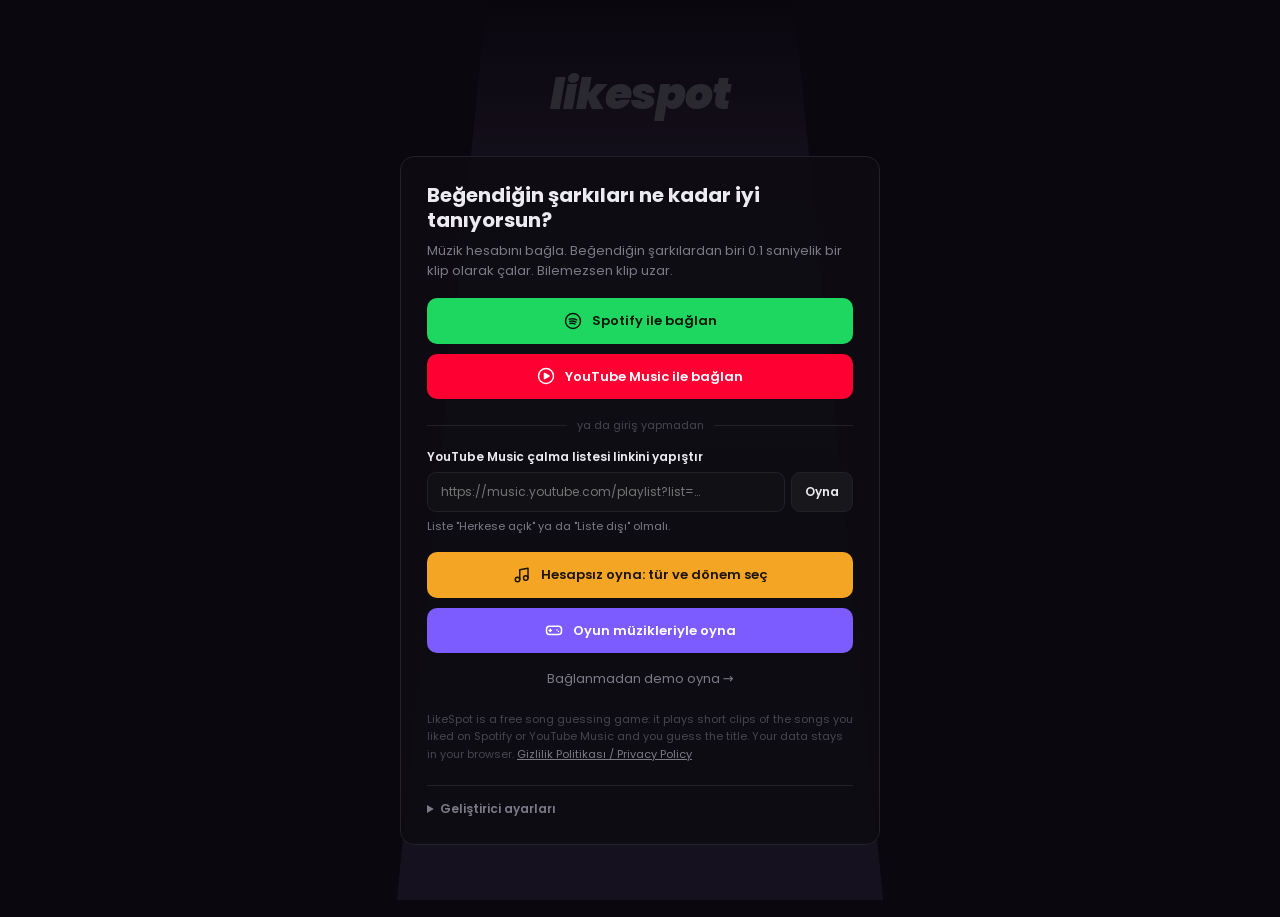
<file: index.html>
<!doctype html>
<html lang="tr">
<head>
  <meta charset="utf-8">
  <meta name="viewport" content="width=device-width, initial-scale=1">
  <title>LikeSpot</title>
  <meta name="description" content="Spotify'da beğendiğin şarkılardan 0.1 saniyelik kliplerle tahmin oyunu.">
  <link rel="icon" href="data:image/svg+xml,<svg xmlns='http://www.w3.org/2000/svg' viewBox='0 0 100 100'><circle cx='50' cy='50' r='48' fill='%239d4edd'/><path d='M38 30v40l32-20z' fill='%23fff'/></svg>">
  <link rel="preconnect" href="https://fonts.googleapis.com">
  <link rel="stylesheet" href="https://fonts.googleapis.com/css2?family=JetBrains+Mono:wght@600&family=Poppins:ital,wght@0,400;0,500;0,600;0,700;1,800;1,900&display=swap">
  <link rel="stylesheet" href="css/style.css">
</head>
<body>
  <div class="spotlight" aria-hidden="true"></div>

  <div class="layout">
    <!-- Sol panel -->
    <aside class="side side-left" id="side-left" hidden>
      <div class="group" id="question-group">
        <p class="label">Soru</p>
        <div class="select-wrap">
          <svg viewBox="0 0 24 24"><path d="M12 3l1.8 4.9L19 9.5l-4 3.4 1.2 5.1L12 15.3 7.8 18l1.2-5.1-4-3.4 5.2-1.6z"/></svg>
          <select id="opt-question">
            <option value="title">Şarkının adı</option>
            <option value="artist">Sanatçı</option>
            <option value="mixed">Karışık</option>
          </select>
        </div>
      </div>
      <div class="group" id="lang-group">
        <p class="label">Dil</p>
        <div class="select-wrap">
          <svg viewBox="0 0 24 24"><circle cx="12" cy="12" r="9"/><path d="M3 12h18M12 3a14 14 0 0 1 0 18M12 3a14 14 0 0 0 0 18"/></svg>
          <select id="opt-lang">
            <option value="all">Karışık</option>
            <option value="tr">Türkçe</option>
            <option value="en">İngilizce</option>
          </select>
        </div>
      </div>
      <div class="group" id="era-group">
        <p class="label">Dönem</p>
        <div class="select-wrap">
          <svg viewBox="0 0 24 24"><path d="M4 14v-2a8 8 0 0 1 16 0v2M4 14h3v6H5a1 1 0 0 1-1-1zm16 0h-3v6h2a1 1 0 0 0 1-1z"/></svg>
          <select id="opt-era">
            <option value="all">Tüm dönemler</option>
            <option value="classic">Klasik</option>
            <option value="2000s">2000'ler</option>
            <option value="2010s">2010'lar</option>
            <option value="2020s">2020'ler</option>
          </select>
        </div>
      </div>
      <div class="group">
        <p class="label">Hesap</p>
        <div class="select-wrap">
          <svg viewBox="0 0 24 24"><path d="M9 18V5l11-2v13"/><circle cx="6" cy="18" r="3"/><circle cx="17" cy="16" r="3"/></svg>
          <select id="opt-provider" aria-label="Müzik hesabı"></select>
        </div>
      </div>
      <div class="group">
        <p class="label">Diğer modlar</p>
        <button class="mode-btn" id="btn-ost-toggle" type="button">
          <svg viewBox="0 0 24 24"><rect x="2" y="7" width="20" height="11" rx="4"/><path d="M7 11v3M5.5 12.5h3M16 12h.01M18 14h.01"/></svg>
          <span>Oyun müzikleri</span>
        </button>
        <button class="mode-btn" id="btn-charts-toggle" type="button">
          <svg viewBox="0 0 24 24"><path d="M9 18V5l11-2v13"/><circle cx="6" cy="18" r="3"/><circle cx="17" cy="16" r="3"/></svg>
          <span>Hit şarkılar</span>
        </button>
      </div>
      <div class="group" id="sources-group" hidden>
        <p class="label" id="sources-label">Şarkılar</p>
        <div class="sources" id="sources"></div>
      </div>
      <hr>
      <div class="group diff-group">
        <p class="label">Zorluk</p>
        <div class="diff-list" id="difficulty-list"></div>
      </div>
      <hr>
      <div class="group links">
        <button class="side-link" id="btn-reroll" type="button">
          <svg viewBox="0 0 24 24"><path d="M20 11a8 8 0 0 0-14.3-4.9L4 8M4 4v4h4M4 13a8 8 0 0 0 14.3 4.9L20 16m0 4v-4h-4"/></svg>
          Başka şarkı
        </button>
        <button class="side-link" id="btn-any-era" type="button">
          <svg viewBox="0 0 24 24"><path d="M8 7l-5 5 5 5M16 7l5 5-5 5"/></svg>
          Tüm dönemler
        </button>
      </div>
    </aside>

    <main class="center">
      <div class="logo">likespot</div>

      <!-- Bağlantı ekranı -->
      <section id="screen-setup" class="screen panel" hidden>
        <h1>Beğendiğin şarkıları ne kadar iyi tanıyorsun?</h1>
        <p class="lead">Müzik hesabını bağla. Beğendiğin şarkılardan biri 0.1 saniyelik bir klip olarak çalar. Bilemezsen klip uzar.</p>

        <div class="providers">
          <button class="provider spotify" id="btn-login" type="button">
            <svg viewBox="0 0 24 24"><circle cx="12" cy="12" r="10"/><path d="M7 9.5c3.5-1 7-.6 10 1M7.5 12.5c3-.8 6-.4 8.5.9M8 15.4c2.4-.6 4.7-.3 6.7.7"/></svg>
            Spotify ile bağlan
          </button>
          <button class="provider youtube" id="btn-youtube" type="button">
            <svg viewBox="0 0 24 24"><circle cx="12" cy="12" r="10"/><path d="M10 8.5v7l6-3.5z" fill="currentColor"/></svg>
            YouTube Music ile bağlan
          </button>
        </div>
        <form class="playlist-form" id="playlist-form" autocomplete="off">
          <p class="or">ya da giriş yapmadan</p>
          <label for="playlist-url">YouTube Music çalma listesi linkini yapıştır</label>
          <div class="playlist-row">
            <input id="playlist-url" class="input" placeholder="https://music.youtube.com/playlist?list=…" spellcheck="false">
            <button class="btn ghost" type="submit">Oyna</button>
          </div>
          <small>Liste "Herkese açık" ya da "Liste dışı" olmalı.</small>
        </form>
        <button class="provider charts" id="btn-charts" type="button">
          <svg viewBox="0 0 24 24"><path d="M9 18V5l11-2v13"/><circle cx="6" cy="18" r="3"/><circle cx="17" cy="16" r="3"/></svg>
          Hesapsız oyna: tür ve dönem seç
        </button>
        <button class="provider ost" id="btn-ost" type="button">
          <svg viewBox="0 0 24 24"><rect x="2" y="7" width="20" height="11" rx="4"/><path d="M7 11v3M5.5 12.5h3M16 12h.01M18 14h.01"/></svg>
          Oyun müzikleriyle oyna
        </button>
        <button class="link demo-link" id="btn-demo" type="button">Bağlanmadan demo oyna →</button>
        <p class="error" id="setup-error" hidden></p>

        <p class="about">
          LikeSpot is a free song guessing game: it plays short clips of the songs you liked on Spotify or
          YouTube Music and you guess the title. Your data stays in your browser.
          <a href="privacy.html">Gizlilik Politikası / Privacy Policy</a>
        </p>

        <details class="dev">
          <summary>Geliştirici ayarları</summary>
          <p>Spotify uygulamasının <b>Redirect URI</b> listesinde bu adres olmalı:</p>
          <div class="copy-row">
            <code id="redirect-uri"></code>
            <button class="btn ghost small" id="copy-redirect" type="button">Kopyala</button>
          </div>
          <label>Spotify Client ID
            <input id="client-id" class="input" autocomplete="off" spellcheck="false">
          </label>
          <label>Google Client ID (YouTube Music)
            <input id="google-client-id" class="input" placeholder="….apps.googleusercontent.com" autocomplete="off" spellcheck="false">
          </label>
        </details>
      </section>

      <!-- Yükleme ekranı -->
      <section id="screen-loading" class="screen panel center-text" hidden>
        <div class="spinner"></div>
        <p id="loading-text">Beğenilen şarkılar yükleniyor…</p>
        <div class="progress"><div id="loading-bar"></div></div>
      </section>

      <!-- Oyun ekranı -->
      <section id="screen-game" class="screen game" hidden>
        <div class="toprow">
          <button class="icon-btn" id="btn-shuffle" type="button" title="Başka şarkı" aria-label="Başka şarkı">
            <svg viewBox="0 0 24 24"><path d="M4 8h13l-3-3M20 16H7l3 3"/></svg>
          </button>
          <nav class="qtabs" id="qtabs" aria-label="Soru tipi">
            <button type="button" data-q="title">Şarkı</button>
            <button type="button" data-q="mixed">Karışık</button>
            <button type="button" data-q="artist">Sanatçı</button>
          </nav>
          <div class="streak" id="stats" title="Seri">
            <svg viewBox="0 0 24 24"><path d="M12 2c1 4 5 5.5 5 11a5 5 0 0 1-10 0c0-2.5 1.2-4 2.2-5 .2 2 1 3 2 3.2C10.5 8 11 5 12 2z"/></svg>
            <span id="stat-streak">0</span>
          </div>
        </div>

        <nav class="diff-pills" id="difficulty" role="tablist" aria-label="Zorluk"></nav>

        <div class="timeline" id="timeline">
          <div id="tl-ticks"></div>
          <div class="tl-unlocked" id="tl-unlocked"></div>
          <div class="tl-play" id="clip-bar"></div>
          <div class="tl-marker" id="tl-marker"><span id="tl-label">2s</span></div>
        </div>

        <p class="sr-only" id="question" aria-live="polite">Bu şarkının adı ne?</p>

        <div class="player">
          <span class="player-side"></span>
          <button class="play-btn" id="btn-play" type="button" aria-label="Klibi çal">
            <svg viewBox="0 0 24 24" class="icon-play"><path d="M8 5v14l11-7z"/></svg>
            <svg viewBox="0 0 24 24" class="icon-stop"><path d="M7 7h10v10H7z"/></svg>
            <span class="btn-spinner"></span>
          </button>
          <span class="player-side clip-length" id="clip-length">2s</span>
        </div>
        <p class="sr-only" id="clip-note" aria-live="polite">Çalmak için bas · boşluk tuşu</p>

        <form class="answer" id="answer-type" autocomplete="off">
          <div class="combo">
            <svg viewBox="0 0 24 24"><circle cx="11" cy="11" r="7"/><path d="M20 20l-4-4"/></svg>
            <input id="guess-input" placeholder="Şarkıyı bil" spellcheck="false">
            <ul class="suggestions" id="suggestions" role="listbox" hidden></ul>
          </div>
          <button class="skip-btn" id="btn-skip" type="button">
            <svg viewBox="0 0 24 24"><path d="M6 6l9 6-9 6zM18 6v12"/></svg>
            Atla
          </button>
          <button id="btn-guess" type="submit" hidden></button>
        </form>

        <div class="answer-choice" id="answer-choice" hidden>
          <div class="choices" id="choices"></div>
          <button class="skip-btn" id="btn-skip-choice" type="button">
            <svg viewBox="0 0 24 24"><path d="M6 6l9 6-9 6zM18 6v12"/></svg>
            Atla
          </button>
        </div>

        <ul class="guesses" id="guesses"></ul>

        <div class="reveal" id="reveal" hidden>
          <img id="reveal-img" alt="">
          <div class="reveal-text">
            <p class="verdict" id="verdict"></p>
            <h2 id="reveal-title"></h2>
            <p id="reveal-artist"></p>
            <p class="muted" id="reveal-album"></p>
          </div>
          <div class="reveal-actions">
            <button class="btn ghost" id="btn-listen" type="button">Biraz daha dinle</button>
            <a class="btn ghost" id="btn-open" target="_blank" rel="noopener">Spotify'da aç</a>
            <button class="btn primary" id="btn-next" type="button">Sonraki ⏎</button>
          </div>
        </div>

        <p class="error" id="game-error" hidden></p>

        <footer class="libbar">
          <span id="lib-info"></span>
          <span class="score">Puan <b id="stat-score">0</b> · En iyi seri <b id="stat-best">0</b></span>
          <span class="libbar-actions">
            <button class="link" id="btn-refresh" type="button">Listeyi yenile</button>
            <button class="link" id="btn-logout" type="button">Çıkış</button>
            <a class="link" href="privacy.html">Gizlilik</a>
          </span>
        </footer>
      </section>
    </main>

    <!-- Sağ panel -->
    <aside class="side side-right" id="side-right" hidden>
      <div class="group">
        <p class="label">Ses</p>
        <div class="stack" id="source-buttons">
          <button class="opt" type="button" data-source="preview">
            <svg viewBox="0 0 24 24"><path d="M9 18V5l11-2v13M9 18a3 3 0 1 1-6 0 3 3 0 0 1 6 0zm11-2a3 3 0 1 1-6 0 3 3 0 0 1 6 0z"/></svg>
            30 sn önizleme
          </button>
          <button class="opt" type="button" data-source="spotify">
            <svg viewBox="0 0 24 24"><path d="M8 5v14l11-7z"/></svg>
            Spotify'dan çal
          </button>
        </div>
      </div>
      <hr>
      <div class="group">
        <p class="label">Klipler</p>
        <div class="chips" id="ladder"></div>
      </div>
      <hr>
      <div class="group">
        <p class="label">Ses düzeyi</p>
        <input type="range" id="opt-volume" min="0" max="100" value="90" aria-label="Ses düzeyi">
      </div>
    </aside>
  </div>

  <script>
    // GitHub Pages dosyaları 10 dk önbelleğe aldığı için güncelleme sonrası eski sürüm görünebiliyor.
    // version.txt değiştiyse dosyaları önbelleği atlayarak yeniden indirip sayfayı bir kez yeniler.
    (async () => {
      try {
        const v = (await (await fetch('version.txt', { cache: 'no-store' })).text()).trim();
        const seen = localStorage.getItem('ls.version');
        localStorage.setItem('ls.version', v);
        if (seen === v) return;
        if (!seen) {
          // İlk kez kontrol ediliyor: dosyalar önbellekten geldiyse eski olabilir, yoksa yenilemeye gerek yok.
          await new Promise(r => document.readyState === 'complete' ? r() : addEventListener('load', r));
          const cached = performance.getEntriesByType('resource')
            .some(e => /\/js\/.+\.js/.test(e.name) && e.transferSize === 0 && e.decodedBodySize > 0);
          if (!cached) return;
        }
        const files = ['./', 'index.html', 'css/style.css', 'auth', 'catalog', 'charts', 'config', 'demo', 'game',
          'language', 'library', 'main', 'ost', 'players', 'popularity', 'sources', 'youtube'].map(f => f.includes('.') || f === './' ? f : `js/${f}.js`);
        await Promise.all(files.map(f => fetch(f, { cache: 'reload' }).catch(() => {})));
        location.reload();
      } catch { /* sürüm kontrolü yapılamazsa sayfa olduğu gibi çalışır */ }
    })();
  </script>
  <script type="module" src="js/main.js"></script>
</body>
</html>
</file>
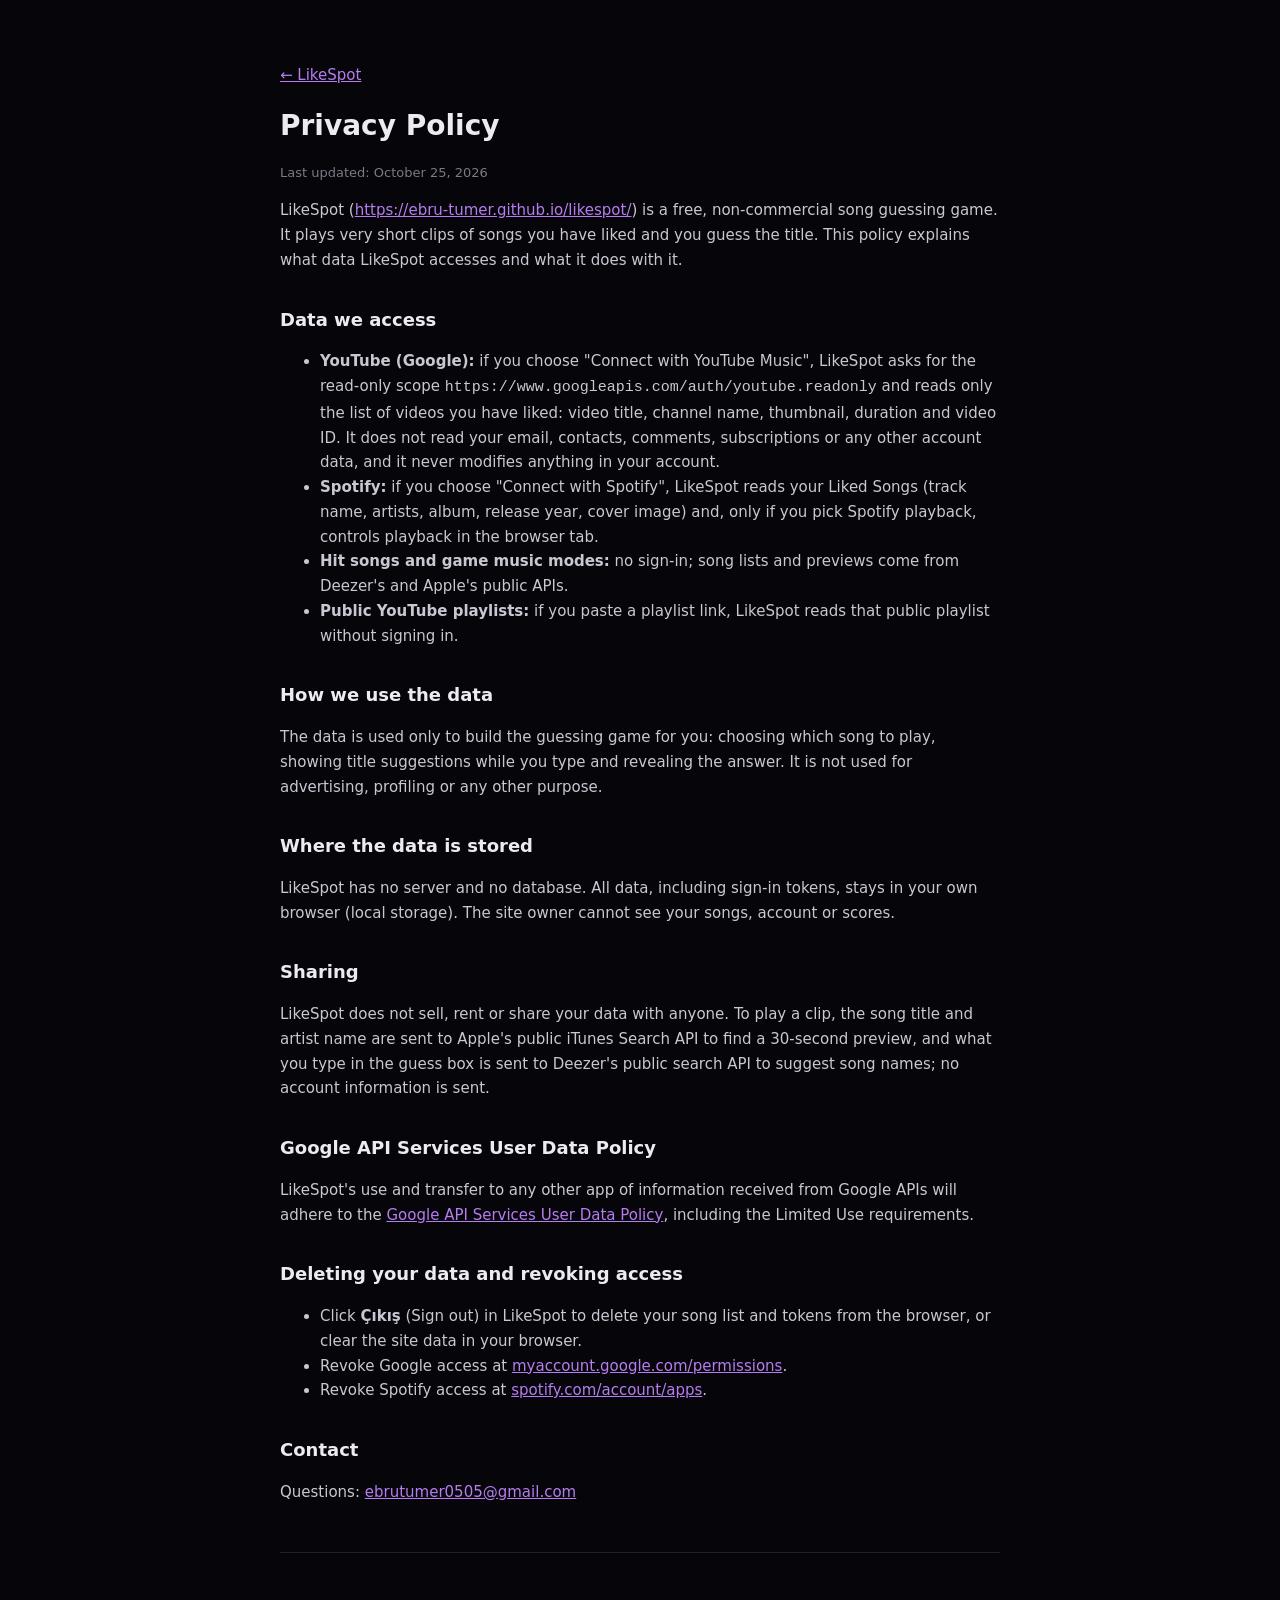
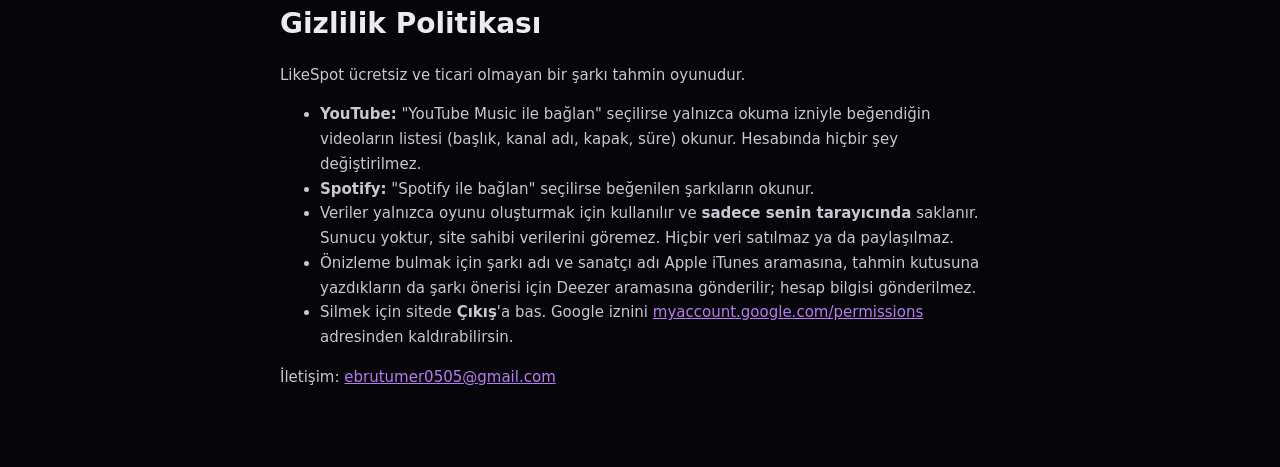
<file: privacy.html>
<!doctype html>
<html lang="en">
<head>
  <meta charset="utf-8">
  <meta name="viewport" content="width=device-width, initial-scale=1">
  <title>LikeSpot Privacy Policy</title>
  <meta name="description" content="How LikeSpot handles data from Google (YouTube) and Spotify.">
  <style>
    :root { color-scheme: dark; }
    body {
      margin: 0;
      background: #060509;
      color: #ecebf0;
      font: 15px/1.65 system-ui, -apple-system, 'Segoe UI', sans-serif;
    }
    main { max-width: 720px; margin: 0 auto; padding: 48px 16px 64px; }
    h1 { font-size: 28px; margin: 0 0 4px; }
    h2 { font-size: 18px; margin: 32px 0 8px; }
    p, li { color: #c9c7d2; }
    a { color: #b67cf0; }
    .muted { color: #7c7a86; font-size: 13px; }
    hr { border: 0; border-top: 1px solid #222128; margin: 48px 0; }
  </style>
</head>
<body>
<main>
  <p><a href="./">← LikeSpot</a></p>

  <h1>Privacy Policy</h1>
  <p class="muted">Last updated: October 25, 2026</p>

  <p>LikeSpot (<a href="https://ebru-tumer.github.io/likespot/">https://ebru-tumer.github.io/likespot/</a>) is a free,
  non-commercial song guessing game. It plays very short clips of songs you have liked and you guess the title.
  This policy explains what data LikeSpot accesses and what it does with it.</p>

  <h2>Data we access</h2>
  <ul>
    <li><b>YouTube (Google):</b> if you choose "Connect with YouTube Music", LikeSpot asks for the read-only scope
      <code>https://www.googleapis.com/auth/youtube.readonly</code> and reads only the list of videos you have liked:
      video title, channel name, thumbnail, duration and video ID. It does not read your email, contacts, comments,
      subscriptions or any other account data, and it never modifies anything in your account.</li>
    <li><b>Spotify:</b> if you choose "Connect with Spotify", LikeSpot reads your Liked Songs (track name, artists,
      album, release year, cover image) and, only if you pick Spotify playback, controls playback in the browser tab.</li>
    <li><b>Hit songs and game music modes:</b> no sign-in; song lists and previews come from Deezer's and Apple's public APIs.</li>
    <li><b>Public YouTube playlists:</b> if you paste a playlist link, LikeSpot reads that public playlist without signing in.</li>
  </ul>

  <h2>How we use the data</h2>
  <p>The data is used only to build the guessing game for you: choosing which song to play, showing title
  suggestions while you type and revealing the answer. It is not used for advertising, profiling or any other purpose.</p>

  <h2>Where the data is stored</h2>
  <p>LikeSpot has no server and no database. All data, including sign-in tokens, stays in your own browser
  (local storage). The site owner cannot see your songs, account or scores.</p>

  <h2>Sharing</h2>
  <p>LikeSpot does not sell, rent or share your data with anyone. To play a clip, the song title and artist name
  are sent to Apple's public iTunes Search API to find a 30-second preview, and what you type in the guess box is sent to Deezer's public search API to suggest song names; no account information is sent.</p>

  <h2>Google API Services User Data Policy</h2>
  <p>LikeSpot's use and transfer to any other app of information received from Google APIs will adhere to the
  <a href="https://developers.google.com/terms/api-services-user-data-policy">Google API Services User Data Policy</a>,
  including the Limited Use requirements.</p>

  <h2>Deleting your data and revoking access</h2>
  <ul>
    <li>Click <b>Çıkış</b> (Sign out) in LikeSpot to delete your song list and tokens from the browser, or clear the site data in your browser.</li>
    <li>Revoke Google access at <a href="https://myaccount.google.com/permissions">myaccount.google.com/permissions</a>.</li>
    <li>Revoke Spotify access at <a href="https://www.spotify.com/account/apps/">spotify.com/account/apps</a>.</li>
  </ul>

  <h2>Contact</h2>
  <p>Questions: <a href="mailto:ebrutumer0505@gmail.com">ebrutumer0505@gmail.com</a></p>

  <hr>

  <h1>Gizlilik Politikası</h1>
  <p>LikeSpot ücretsiz ve ticari olmayan bir şarkı tahmin oyunudur.</p>
  <ul>
    <li><b>YouTube:</b> "YouTube Music ile bağlan" seçilirse yalnızca okuma izniyle beğendiğin videoların listesi
      (başlık, kanal adı, kapak, süre) okunur. Hesabında hiçbir şey değiştirilmez.</li>
    <li><b>Spotify:</b> "Spotify ile bağlan" seçilirse beğenilen şarkıların okunur.</li>
    <li>Veriler yalnızca oyunu oluşturmak için kullanılır ve <b>sadece senin tarayıcında</b> saklanır. Sunucu yoktur,
      site sahibi verilerini göremez. Hiçbir veri satılmaz ya da paylaşılmaz.</li>
    <li>Önizleme bulmak için şarkı adı ve sanatçı adı Apple iTunes aramasına, tahmin kutusuna yazdıkların da şarkı önerisi için Deezer aramasına gönderilir; hesap bilgisi gönderilmez.</li>
    <li>Silmek için sitede <b>Çıkış</b>'a bas. Google iznini
      <a href="https://myaccount.google.com/permissions">myaccount.google.com/permissions</a> adresinden kaldırabilirsin.</li>
  </ul>
  <p>İletişim: <a href="mailto:ebrutumer0505@gmail.com">ebrutumer0505@gmail.com</a></p>
</main>
</body>
</html>
</file>
<file: css/style.css>
/* Vurgu rengi seçili zorluğa göre JS'ten değişir (--accent). Diğer tonlar ondan türetilir. */
:root {
  --accent: #a855f7;
  --accent-2: color-mix(in srgb, var(--accent) 62%, #fff);
  --tint: color-mix(in srgb, var(--accent) 15%, #0d0c11);
  --tint-2: color-mix(in srgb, var(--accent) 7%, #0d0c11);
  --bg: color-mix(in srgb, var(--accent) 3%, #050507);
  --surface: #111014;
  --surface-2: #18171c;
  --line: #222128;
  --text: #ecebf0;
  --muted: #7c7a86;
  --dim: #47454f;
  --ink: #0a0a0d;
  --bad: #f87171;
  --mono: 'JetBrains Mono', ui-monospace, monospace;
  color-scheme: dark;
}

* { box-sizing: border-box; }

body {
  margin: 0;
  min-height: 100vh;
  background: var(--bg);
  color: var(--text);
  font: 13px/1.5 Poppins, system-ui, sans-serif;
  overflow-x: hidden;
  transition: background 0.4s;
}

[hidden] { display: none !important; }
a { color: var(--accent-2); }
svg { width: 14px; height: 14px; flex: none; fill: none; stroke: currentColor; stroke-width: 2; stroke-linecap: round; stroke-linejoin: round; }

.sr-only {
  position: absolute;
  width: 1px;
  height: 1px;
  overflow: hidden;
  clip: rect(0 0 0 0);
  white-space: nowrap;
}

/* Ortadaki ışık huzmesi */
.spotlight {
  position: fixed;
  inset: 0;
  pointer-events: none;
  background: linear-gradient(180deg,
    transparent 0%,
    color-mix(in srgb, var(--accent) 6%, #121116) 30%,
    color-mix(in srgb, var(--accent) 5%, #0e0d12) 100%);
  clip-path: polygon(38% 0, 62% 0, 69% 100%, 31% 100%);
  transition: background 0.4s;
}

.layout {
  position: relative;
  display: grid;
  grid-template-columns: minmax(0, 1fr) 320px minmax(0, 1fr);
  column-gap: clamp(64px, 13vw, 270px);
  min-height: 100vh;
  /* Üstten hizalı: tahminler eklendikçe oyun alanı yerinde kalır, liste aşağı doğru uzar. */
  padding: clamp(32px, 8vh, 96px) 24px 72px;
  align-items: start;
}

/* Giriş ve yükleme ekranlarında yan paneller yok; içerik ortalanır. */
.layout:has(#side-left[hidden]) { grid-template-columns: minmax(0, 1fr); }

/* ---------- Yan paneller ---------- */
.side { width: 160px; display: flex; flex-direction: column; gap: 16px; }
.side-left { justify-self: end; }
.side-right { justify-self: start; }
.side hr { width: 100%; border: 0; border-top: 1px solid var(--line); margin: 2px 0; }
.group { display: flex; flex-direction: column; gap: 8px; }
.label {
  margin: 0;
  font-size: 9px;
  font-weight: 600;
  letter-spacing: 0.2em;
  text-transform: uppercase;
  color: var(--muted);
}

.select-wrap {
  position: relative;
  display: flex;
  align-items: center;
  background: var(--surface);
  border-radius: 8px;
  color: var(--accent-2);
}
.select-wrap svg { position: absolute; left: 12px; width: 12px; height: 12px; pointer-events: none; }
.select-wrap::after {
  content: '';
  position: absolute;
  right: 13px;
  width: 5px;
  height: 5px;
  border-right: 1.5px solid var(--muted);
  border-bottom: 1.5px solid var(--muted);
  transform: translateY(-2px) rotate(45deg);
  pointer-events: none;
}
.select-wrap select {
  width: 100%;
  appearance: none;
  border: 0;
  background: transparent;
  color: var(--text);
  font: inherit;
  font-size: 11px;
  font-weight: 600;
  padding: 9px 26px 9px 31px;
  cursor: pointer;
}
.select-wrap select:focus-visible { outline: 2px solid var(--accent); border-radius: 8px; }
.select-wrap option { background: var(--surface); }

.diff-list { display: flex; flex-direction: column; gap: 8px; }
.diff-list button, .opt {
  display: flex;
  align-items: center;
  gap: 8px;
  width: 100%;
  padding: 8px 14px;
  border: 0;
  border-radius: 8px;
  background: var(--surface);
  color: var(--text);
  font: inherit;
  font-size: 11px;
  font-weight: 500;
  text-align: left;
  cursor: pointer;
  transition: background 0.15s, color 0.15s;
}
.diff-list button:hover, .opt:hover { background: var(--surface-2); }
.diff-list button.active, .opt.active { background: var(--tint); color: var(--accent-2); font-weight: 600; }
.opt { color: var(--muted); white-space: nowrap; }
.opt svg { width: 12px; height: 12px; }
.stack { display: flex; flex-direction: column; gap: 8px; }

.side-link {
  display: flex;
  align-items: center;
  gap: 8px;
  padding: 2px 12px;
  border: 0;
  background: none;
  color: var(--muted);
  font: inherit;
  font-size: 11px;
  font-weight: 500;
  cursor: pointer;
}
.side-link:hover { color: var(--text); }
.side-link svg { width: 12px; height: 12px; }
.links { gap: 10px; }

.sources {
  display: flex;
  flex-direction: column;
  gap: 2px;
  max-height: 220px;
  overflow-y: auto;
  padding-right: 2px;
}
.sources-head { margin: 6px 0 2px; font-size: 10px; font-weight: 600; color: var(--muted); }
.sources-note { margin: 2px 0; font-size: 11px; color: var(--dim); }
.source {
  display: grid;
  grid-template-columns: auto 1fr auto;
  align-items: center;
  gap: 8px;
  padding: 6px 8px;
  border-radius: 7px;
  font-size: 11px;
  cursor: pointer;
}
.source:hover { background: var(--surface); }
.source input { margin: 0; accent-color: var(--accent); }
.source span { overflow: hidden; text-overflow: ellipsis; white-space: nowrap; }
.source small { color: var(--dim); font-size: 10px; font-variant-numeric: tabular-nums; }
.source.loading { opacity: 0.5; pointer-events: none; }
.source.loading small::after { content: ' …'; }

.mode-btn {
  display: flex;
  align-items: center;
  gap: 8px;
  width: 100%;
  padding: 8px 14px;
  border: 0;
  border-radius: 8px;
  background: var(--surface);
  color: var(--text);
  font: inherit;
  font-size: 11px;
  font-weight: 500;
  text-align: left;
  cursor: pointer;
  transition: background 0.15s, color 0.15s;
}
.mode-btn:hover { background: var(--surface-2); }
.mode-btn svg { width: 12px; height: 12px; color: var(--accent-2); }
.mode-btn span { overflow: hidden; text-overflow: ellipsis; white-space: nowrap; }

.chips { display: grid; grid-template-columns: repeat(3, 1fr); gap: 6px; }
.chip {
  padding: 8px 0;
  border-radius: 9px;
  background: color-mix(in srgb, var(--accent) 13%, #0a0a0d);
  color: var(--accent);
  font-size: 11px;
  font-weight: 700;
  text-align: center;
  font-variant-numeric: tabular-nums;
  transition: background 0.2s, color 0.2s, opacity 0.2s;
}
.chip.used { opacity: 0.35; }
.chip.current { box-shadow: inset 0 0 0 1px var(--accent); }
.chip.won { background: var(--accent); color: var(--ink); }

/* Ses düzeyi: ince görünen çubuk ama 18px yüksekliğinde tutma alanı. */
input[type=range] {
  width: 100%;
  height: 18px;
  margin: 0;
  appearance: none;
  background: transparent;
  cursor: pointer;
}
input[type=range]::-webkit-slider-runnable-track {
  height: 4px;
  border-radius: 99px;
  background: linear-gradient(var(--accent), var(--accent)) 0 / var(--fill, 90%) 100% no-repeat, var(--line);
}
input[type=range]::-moz-range-track {
  height: 4px;
  border-radius: 99px;
  background: linear-gradient(var(--accent), var(--accent)) 0 / var(--fill, 90%) 100% no-repeat, var(--line);
}
input[type=range]::-webkit-slider-thumb {
  appearance: none;
  width: 14px;
  height: 14px;
  margin-top: -5px;
  border-radius: 50%;
  background: var(--accent-2);
}
input[type=range]::-moz-range-thumb { width: 14px; height: 14px; border: 0; border-radius: 50%; background: var(--accent-2); }
input[type=range]:focus-visible { outline: 2px solid var(--accent); outline-offset: 2px; border-radius: 4px; }

/* ---------- Orta alan ---------- */
.center { display: flex; flex-direction: column; align-items: stretch; min-width: 0; }

.logo {
  text-align: center;
  font-size: 44px;
  font-weight: 900;
  font-style: italic;
  letter-spacing: -0.02em;
  line-height: 1;
  color: #2a292f;
  margin-bottom: 40px;
  user-select: none;
}

.panel {
  background: #0e0d12e6;
  border: 1px solid var(--line);
  border-radius: 14px;
  padding: 26px;
}
.screen.panel { width: min(480px, calc(100vw - 32px)); align-self: center; }
.center-text { text-align: center; }

.providers { display: grid; gap: 10px; }
.provider {
  display: flex;
  align-items: center;
  justify-content: center;
  gap: 10px;
  padding: 13px 16px;
  border: 0;
  border-radius: 10px;
  font: inherit;
  font-size: 13px;
  font-weight: 600;
  cursor: pointer;
  transition: filter 0.15s, transform 0.1s;
}
.provider:hover { filter: brightness(1.1); }
.provider:active { transform: scale(0.98); }
.provider svg { width: 18px; height: 18px; }
.provider.spotify { background: #1ed760; color: #04170a; }
.provider.youtube { background: #ff0033; color: #fff; }
.provider.charts { width: 100%; margin-top: 18px; background: #f5a524; color: #1d1405; }
.provider.ost { width: 100%; margin-top: 10px; background: #7c5cff; color: #fff; }
.demo-link { display: block; margin: 16px auto 0; font-size: 12px; }
.playlist-form { margin-top: 18px; font-size: 12px; color: var(--muted); }
.playlist-form label { display: block; color: var(--text); font-weight: 600; }
.playlist-form small { display: block; margin-top: 6px; font-size: 11px; }
.or {
  display: flex;
  align-items: center;
  gap: 10px;
  margin: 0 0 14px;
  font-size: 11px;
  color: var(--dim);
}
.or::before, .or::after { content: ''; flex: 1; border-top: 1px solid var(--line); }
.playlist-row { display: flex; gap: 6px; margin-top: 6px; }
.playlist-row .input { margin: 0; min-width: 0; font-size: 12px; }
.about { margin: 22px 0 0; font-size: 11px; color: var(--dim); line-height: 1.6; }
.about a { color: var(--muted); }
.dev { margin-top: 22px; padding-top: 14px; border-top: 1px solid var(--line); color: var(--muted); font-size: 12px; }
.dev summary { cursor: pointer; font-weight: 600; }
.dev p { margin: 12px 0 0; }
.dev label { display: block; margin-top: 12px; }

h1 { font-size: 20px; line-height: 1.25; margin: 0 0 8px; }
h2 { margin: 0; font-size: 15px; line-height: 1.3; }
.lead { color: var(--muted); margin: 0 0 18px; }
.muted { color: var(--muted); }
.steps { padding-left: 18px; margin: 0 0 18px; }
.steps li { margin-bottom: 12px; }
.copy-row { display: flex; align-items: center; gap: 8px; margin-top: 6px; flex-wrap: wrap; }
code {
  background: var(--surface);
  border: 1px solid var(--line);
  padding: 4px 9px;
  border-radius: 7px;
  font: 12px var(--mono);
  word-break: break-all;
}
.input {
  width: 100%;
  margin-top: 6px;
  padding: 10px 13px;
  border-radius: 9px;
  border: 1px solid var(--line);
  background: var(--surface);
  color: var(--text);
  font: inherit;
}
.input:focus { outline: 2px solid var(--accent); outline-offset: -1px; }

.actions, .reveal-actions { display: flex; gap: 6px; flex-wrap: wrap; }
.btn {
  display: inline-flex;
  align-items: center;
  justify-content: center;
  padding: 8px 13px;
  border-radius: 9px;
  border: 1px solid var(--line);
  font: inherit;
  font-weight: 600;
  font-size: 12px;
  cursor: pointer;
  text-decoration: none;
  transition: transform 0.1s, filter 0.15s;
}
.btn:active { transform: scale(0.97); }
.btn.primary { background: var(--accent); border-color: var(--accent); color: var(--ink); }
.btn.primary:hover { filter: brightness(1.1); }
.btn.ghost { background: var(--surface-2); color: var(--text); }
.btn.ghost:hover { background: #222128; }
.btn.small { padding: 4px 10px; font-size: 11px; }

.link { background: none; border: 0; color: var(--muted); font: inherit; cursor: pointer; padding: 0; }
.link:hover { color: var(--text); }

.error {
  margin: 0;
  padding: 9px 12px;
  border-radius: 9px;
  background: #f871711a;
  border: 1px solid #f8717155;
  color: #fecaca;
  font-size: 12px;
}
#setup-error { margin-top: 14px; }

.spinner, .btn-spinner {
  width: 30px;
  height: 30px;
  border-radius: 50%;
  border: 3px solid var(--line);
  border-top-color: var(--accent);
  animation: spin 0.8s linear infinite;
  margin: 8px auto 14px;
}
@keyframes spin { to { transform: rotate(360deg); } }
.progress { height: 5px; background: var(--surface); border-radius: 99px; overflow: hidden; }
.progress div { height: 100%; width: 0; background: var(--accent); transition: width 0.3s; }

/* Oyun */
.game { display: flex; flex-direction: column; gap: 14px; }

.toprow { display: flex; align-items: center; gap: 8px; }
.icon-btn {
  display: grid;
  place-items: center;
  width: 22px;
  height: 22px;
  border: 0;
  border-radius: 6px;
  background: var(--surface);
  color: var(--muted);
  cursor: pointer;
}
.icon-btn:hover { color: var(--text); }
.icon-btn svg { width: 11px; height: 11px; }
.qtabs { flex: 1; display: flex; justify-content: center; gap: 16px; }
.qtabs button {
  border: 0;
  background: none;
  color: var(--dim);
  font: inherit;
  font-size: 10px;
  font-weight: 500;
  cursor: pointer;
  padding: 2px 0;
}
.qtabs button:hover { color: var(--muted); }
.qtabs button.active { color: var(--text); font-weight: 600; }
.streak {
  display: flex;
  align-items: center;
  gap: 3px;
  padding: 2px 8px;
  border-radius: 99px;
  background: var(--surface);
  color: var(--accent-2);
  font-size: 10px;
  font-weight: 700;
  font-variant-numeric: tabular-nums;
}
.streak svg { width: 10px; height: 10px; fill: currentColor; stroke: none; }

.diff-pills { display: flex; gap: 4px; justify-content: space-between; }
.diff-pills button {
  flex: 1;
  padding: 4px 0;
  border: 0;
  border-radius: 99px;
  background: color-mix(in srgb, var(--c) 11%, #0d0c11);
  color: var(--c);
  font: inherit;
  font-size: 10px;
  font-weight: 600;
  cursor: pointer;
  white-space: nowrap;
  transition: background 0.15s, color 0.15s, box-shadow 0.15s;
}
.diff-pills button:hover { background: color-mix(in srgb, var(--c) 20%, #0d0c11); }
.diff-pills button.active {
  background: var(--c);
  color: var(--on);
  box-shadow: 0 0 14px color-mix(in srgb, var(--c) 40%, transparent);
}

.timeline {
  position: relative;
  height: 20px;
  border-radius: 7px;
  background: #1b1a20;
  margin: 10px 0 22px;
  cursor: pointer;
}
.timeline:hover { background: #222128; }
.timeline.locked { cursor: default; }
.timeline.locked:hover { background: #1b1a20; }
.tl-tick {
  position: absolute;
  top: 0;
  bottom: 0;
  width: 1px;
  background: #2c2b33;
}
.tl-unlocked, .tl-play {
  position: absolute;
  left: 0;
  top: 0;
  bottom: 0;
  border-radius: 7px;
}
.tl-unlocked { background: color-mix(in srgb, var(--accent) 85%, #000); width: 0; transition: width 0.35s ease, background 0.4s; }
.tl-play { background: var(--accent-2); width: 0; opacity: 0.8; }
.tl-marker {
  position: absolute;
  top: 0;
  bottom: 0;
  width: 2px;
  background: var(--accent-2);
  transform: translateX(-1px);
  transition: left 0.35s ease;
}
.tl-marker span {
  position: absolute;
  top: calc(100% + 5px);
  left: 50%;
  transform: translateX(-50%);
  font: 600 9px var(--mono);
  color: var(--accent-2);
  white-space: nowrap;
}
.tl-marker::before {
  content: '';
  position: absolute;
  top: calc(100% - 2px);
  left: 50%;
  transform: translateX(-50%);
  border: 3px solid transparent;
  border-bottom-color: var(--accent-2);
}

.player { display: grid; grid-template-columns: 1fr auto 1fr; align-items: center; gap: 12px; margin: 12px 0 18px; }
.play-btn {
  position: relative;
  width: 92px;
  height: 92px;
  border-radius: 50%;
  border: 0;
  background: var(--accent);
  color: var(--ink);
  cursor: pointer;
  display: grid;
  place-items: center;
  box-shadow:
    0 0 0 12px color-mix(in srgb, var(--accent) 7%, transparent),
    0 0 50px color-mix(in srgb, var(--accent) 30%, transparent);
  transition: transform 0.1s, filter 0.15s, background 0.4s, box-shadow 0.4s;
}
.play-btn:hover { filter: brightness(1.08); }
.play-btn:active { transform: scale(0.95); }
.play-btn:disabled { opacity: 0.6; cursor: default; }
.play-btn svg { width: 38px; height: 38px; fill: currentColor; stroke: none; }
.play-btn .icon-play { margin-left: 5px; }
.play-btn .icon-stop, .play-btn .btn-spinner { display: none; }
.play-btn.playing .icon-play { display: none; }
.play-btn.playing .icon-stop { display: block; }
.play-btn.busy svg { display: none !important; }
.play-btn.busy .btn-spinner {
  display: block;
  margin: 0;
  width: 32px;
  height: 32px;
  border-color: #0a0a0d33;
  border-top-color: var(--ink);
}
.clip-length { color: var(--accent-2); font: 600 15px var(--mono); }

.answer { display: flex; gap: 6px; }
.combo { position: relative; flex: 1; min-width: 0; display: flex; align-items: center; }
.combo > svg { position: absolute; left: 12px; width: 12px; height: 12px; color: var(--muted); pointer-events: none; }
.combo input {
  width: 100%;
  padding: 8px 12px 8px 30px;
  border-radius: 8px;
  border: 1px solid #29282f;
  background: #0b0a0e;
  color: var(--text);
  font: inherit;
  font-size: 11px;
}
.combo input::placeholder { color: var(--muted); }
.combo input:focus { outline: none; border-color: var(--accent); }
.skip-btn {
  display: inline-flex;
  align-items: center;
  gap: 6px;
  padding: 0 18px;
  border-radius: 8px;
  border: 1px solid #29282f;
  background: #0b0a0e;
  color: var(--text);
  font: inherit;
  font-size: 11px;
  font-weight: 600;
  cursor: pointer;
}
.skip-btn:hover { border-color: var(--accent); }
.skip-btn svg { width: 10px; height: 10px; fill: currentColor; }

.suggestions {
  position: absolute;
  top: calc(100% + 6px);
  left: 0;
  right: 0;
  margin: 0;
  padding: 4px;
  list-style: none;
  background: var(--surface);
  border: 1px solid var(--line);
  border-radius: 9px;
  box-shadow: 0 16px 40px #000c;
  max-height: 280px;
  overflow-y: auto;
  z-index: 5;
}
.suggestions li {
  padding: 7px 9px;
  border-radius: 6px;
  cursor: pointer;
  display: flex;
  justify-content: space-between;
  gap: 10px;
  font-size: 11px;
}
.suggestions li small { color: var(--muted); text-align: right; font-size: 10px; }
.suggestions li.active, .suggestions li:hover { background: var(--surface-2); }

.answer-choice { display: flex; flex-direction: column; gap: 8px; }
.answer-choice .skip-btn { align-self: flex-end; padding: 7px 16px; }
.choices { display: grid; grid-template-columns: 1fr 1fr; gap: 6px; }
.choice {
  padding: 10px 12px;
  border-radius: 8px;
  border: 1px solid #29282f;
  background: #0b0a0e;
  color: var(--text);
  font: inherit;
  font-size: 11px;
  font-weight: 500;
  cursor: pointer;
  text-align: left;
}
.choice:hover { border-color: var(--accent); }
.choice.wrong { border-color: #f8717144; color: #f8a3a3; text-decoration: line-through; cursor: default; }

.guesses { list-style: none; padding: 0; margin: 0; display: flex; flex-direction: column; gap: 5px; }
.guesses:empty { display: none; }
.guesses li {
  padding: 6px 11px;
  border-radius: 7px;
  font-size: 11px;
  background: var(--surface);
  color: var(--muted);
}
.guesses li.wrong { color: #f8a3a3; }
.guesses li.wrong::before { content: '✕  '; color: var(--bad); }
.guesses li.ok { color: var(--text); background: var(--tint); }
.guesses li.ok::before { content: '✓  '; color: var(--accent-2); }

.reveal {
  display: grid;
  grid-template-columns: 72px 1fr;
  gap: 14px;
  align-items: center;
  padding: 14px;
  border-radius: 12px;
  background: var(--surface);
}
.reveal img { width: 72px; height: 72px; border-radius: 8px; object-fit: cover; background: var(--surface-2); }
.reveal-text { min-width: 0; }
.reveal-text p { margin: 1px 0; font-size: 11px; }
.verdict { font-weight: 700; font-size: 9px !important; text-transform: uppercase; letter-spacing: 0.12em; }
.verdict.ok { color: var(--accent-2); }
.verdict.bad { color: var(--bad); }
.reveal-actions { grid-column: 1 / -1; }
.reveal-actions .btn { flex: 1 1 auto; padding: 7px 10px; font-size: 11px; }

/* Sayfanın sağ altındaki bilgi satırı */
.libbar {
  position: fixed;
  right: 24px;
  bottom: 16px;
  display: flex;
  gap: 18px;
  color: var(--dim);
  font-size: 10px;
  font-weight: 500;
}
.libbar b { color: var(--muted); font-weight: 600; }
.libbar-actions { display: flex; gap: 18px; }
.libbar .link { font-size: 10px; font-weight: 600; color: var(--muted); }

/* ---------- Dar ekranlar ---------- */
@media (max-width: 1000px) {
  .layout {
    grid-template-columns: minmax(0, 1fr);
    max-width: 380px;
    margin: 0 auto;
    row-gap: 48px;
    align-items: start;
    padding: 32px 16px 40px;
  }
  .center { order: 1; }
  .side { order: 2; width: 100%; justify-self: stretch; }
  .side-right { order: 3; }
  .spotlight { clip-path: polygon(15% 0, 85% 0, 100% 100%, 0 100%); }
  .logo { font-size: 38px; margin-bottom: 28px; }
  .diff-group, .diff-group + hr { display: none; }
  .libbar { position: static; flex-wrap: wrap; justify-content: space-between; gap: 8px 14px; margin-top: 8px; }
}
</file>
